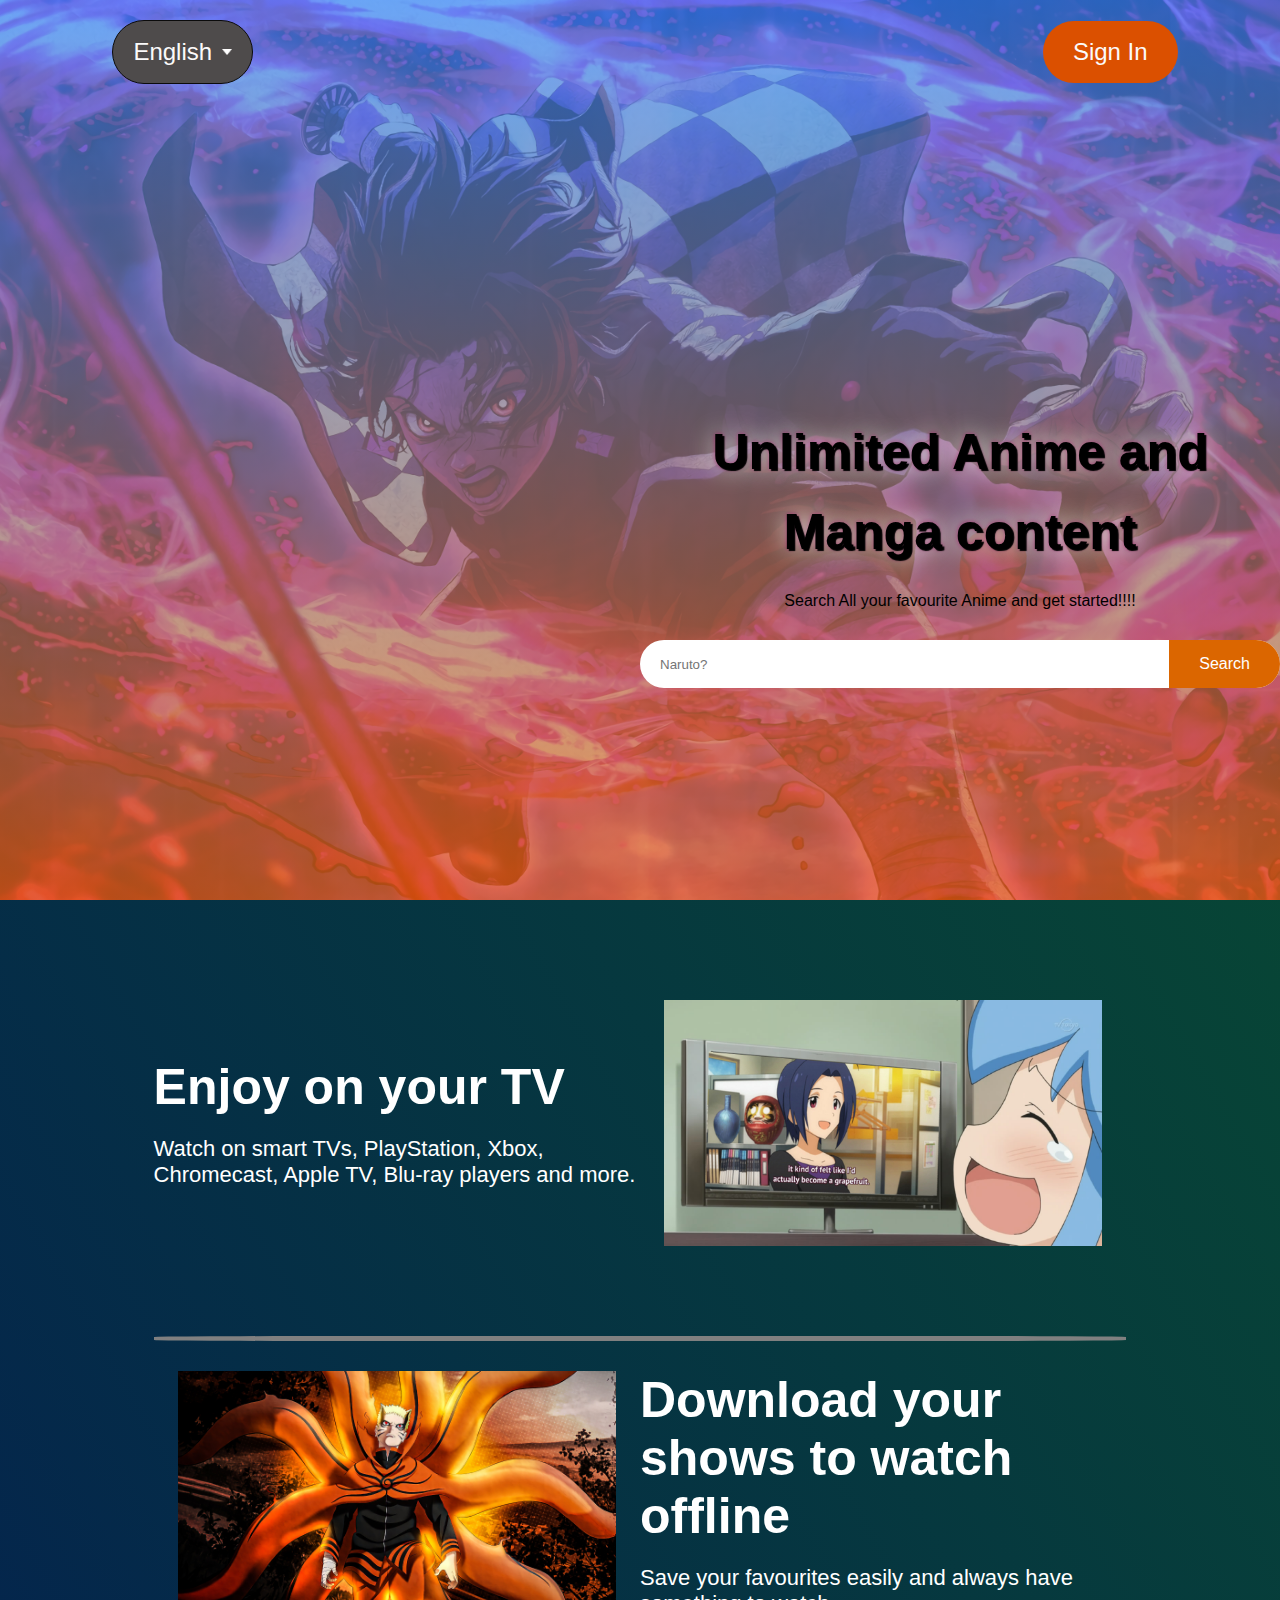
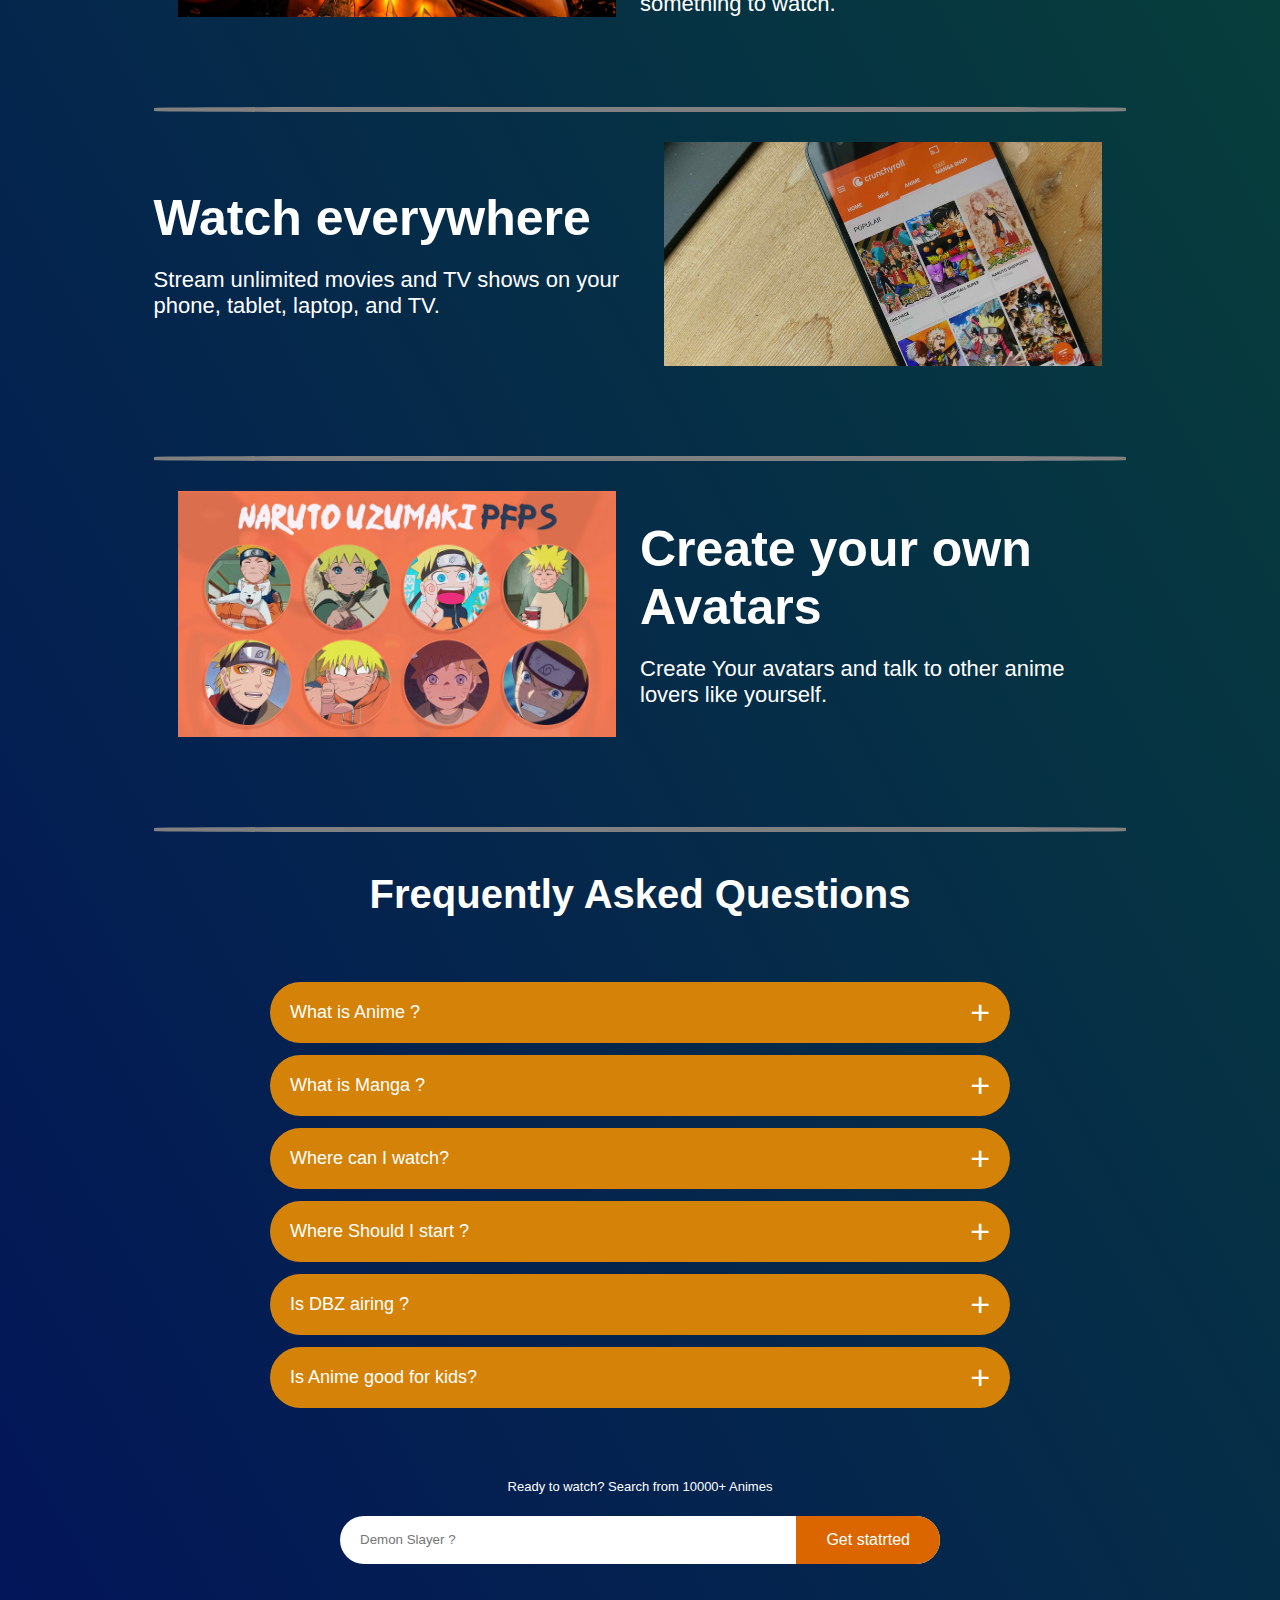
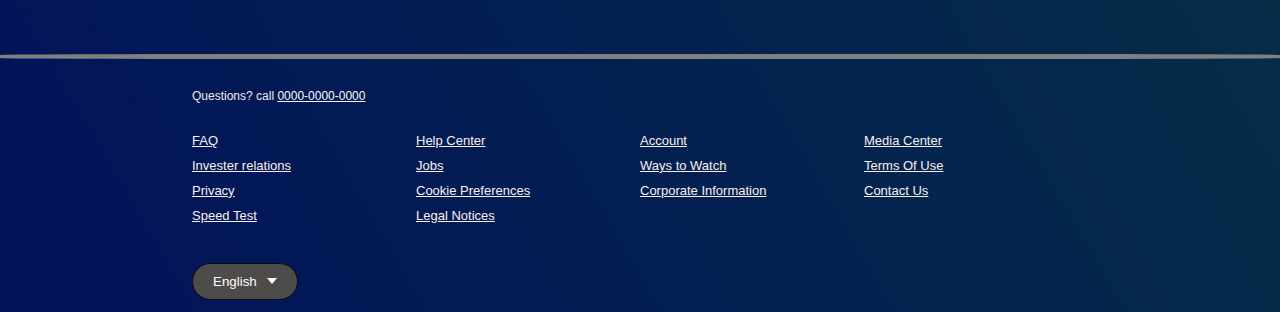
<file: index.html>
<!DOCTYPE html>
<html lang="en">
<head>
    <meta name="viewport" content="width=device-width, initial-scale=1.0">
    <title>Anime_Dekho_college_project</title>
    <link rel="stylesheet" href="style.css">
</head>
<body>
    <div class="header">
        <nav>
            <div>
                <button class="language-btn">English <img src="down-icon.png"></button>
            </div>
            <div>
                <button>Sign In</button>
            </div>
        </nav>
        <div class="header-content">
            <h1>Unlimited Anime and Manga content</h1>
            <!-- <h3>Watch anywhere. Cancel anytime.</h3> -->
            <p>Search All your favourite Anime and get started!!!!</p>
            <form class="email-signup">
                <input type="text" placeholder="Naruto?" required>
                <button type="submit">Search</button>
            </form>
        </div>
    </div>
    <div class="features">
        <div class="row">
            <div class="text-col">
                <h2>Enjoy on your TV</h2>
                <p>Watch on smart TVs, PlayStation, Xbox, Chromecast, Apple TV, Blu-ray players and more.</p>
            </div>
            <div class="img-col">
                <img src="tv.jpg">
            </div>
        </div>
        <hr>
        <div class="row">
            <div class="img-col">
                <img src="feature2_naruto.jpeg">
            </div>
            <div class="text-col">
                <h2>Download your shows to watch offline</h2>
                <p>Save your favourites easily and always have something to watch.</p>
            </div>
        </div>
        <hr>
        <div class="row">
            <div class="text-col">
                <h2>Watch everywhere</h2>
                <p>Stream unlimited movies and TV shows on your phone, tablet, laptop, and TV.</p>
            </div>
            <div class="img-col">
                <img src="crunchy.jpg">
            </div>
        </div>
        <hr>
        <div class="row">
            <div class="img-col">
                <img src="naruto-pfps.jpg">
            </div>
            <div class="text-col">
                <h2>Create your own Avatars</h2>
                <p>Create Your avatars and talk to other anime lovers like yourself.</p>
            </div>
        </div>
        <hr>
    </div>

    <div class="faq">
        <h2>Frequently Asked Questions</h2>
        <ul class="accordian">
            <li>
                <input type="radio" name="accordian" id="first" >
                <label for="first">What is Anime ?<button onclick="uncheck()">t</button></label>
                <div class="content">
                    <p>Lorem ipsum dolor sit amet consectetur adipisicing elit. Quisquam, esse.</p>
                </div>
            </li>
            <li>
                <input type="radio" name="accordian" id="second">
                <label for="second"> What is Manga ?
                    <button onclick="uncheck1()">t</button>
                </label>
                <div class="content">
                    <p>Lorem ipsum dolor sit amet consectetur adipisicing elit. Quisquam, esse.</p>
                </div>
            </li>
            <li>
                <input type="radio" name="accordian" id="third">
                <label for="third">Where can I watch?
                    <button onclick="uncheck2()">t</button>
                </label>
                <div class="content">
                    <p>Lorem ipsum dolor sit amet consectetur adipisicing elit. Quisquam, esse.</p>
                </div>
            </li>
            <li>
                <input type="radio" name="accordian" id="fourth">
                <label for="fourth">Where Should I start ?
                    <button onclick="uncheck3()">t</button>
                </label>
                <div class="content">
                    <p>Lorem ipsum dolor sit amet consectetur adipisicing elit. Quisquam, esse.</p>
                </div>
            </li>
            <li>
                <input type="radio" name="accordian" id="fifth">
                <label for="fifth"> Is DBZ airing ?
                    <button onclick="uncheck4()">t</button>
                </label>
                <div class="content">
                    <p>Lorem ipsum dolor sit amet consectetur adipisicing elit. Quisquam, esse.</p>
                </div>
            </li>
            <li>
                <input type="radio" name="accordian" id="sixth">
                <label for="sixth">Is Anime good for kids?
                    <button onclick="uncheck5()">t</button>
                </label>
                <div class="content">
                    <p>Lorem ipsum dolor sit amet consectetur adipisicing elit. Quisquam, esse.</p>
                </div>
            </li>
        </ul>
        <small>Ready to watch? Search from 10000+ Animes</small>
        <form class="email-signup">
            <input type="text" placeholder="Demon Slayer ?" required>
            <button type="submit">Get statrted</button>
        </form>
    </div>
    <hr>
    <div class="footer">
        <h2>Questions? call <a href="#">0000-0000-0000</a></h2>
        <div class="row">
            <div class="col">
                <a href="#">FAQ</a>
                <a href="#">Invester relations</a>
                <a href="#">Privacy</a>
                <a href="#">Speed Test</a>
            </div>
            <div class="col">
                <a href="#">Help Center</a>
                <a href="#">Jobs</a>
                <a href="#">Cookie Preferences</a>
                <a href="#">Legal Notices</a>
            </div>
            <div class="col">
                <a href="#">Account</a>
                <a href="#">Ways to Watch</a>
                <a href="#">Corporate Information</a>
            </div>
            <div class="col">
                <a href="#">Media Center</a>
                <a href="#">Terms Of Use</a>
                <a href="#">Contact Us</a>
            </div>
        </div>
        <button class="language-btn">English <img src="down-icon.png"></button>
    </div>
</body>
<script>
    function uncheck(){
        var radio=document.getElementById('first');
        radio.checked=false;
    }
    function uncheck1(){
        var radio=document.getElementById('second');
        radio.checked=false;
    }
    function uncheck2(){
        var radio=document.getElementById('third');
        radio.checked=false;
    }
    function uncheck3(){
        var radio=document.getElementById('fourth');
        radio.checked=false;
    }
    function uncheck4(){
        var radio=document.getElementById('fifth');
        radio.checked=false;
    }
    function uncheck5(){
        var radio=document.getElementById('sixth');
        radio.checked=false;
    }
</script>
</html>
</file>
<file: style.css>
*{
    overflow: inherit;
    margin:0;
    padding:0;
    font-family: 'Poppins',sans-serif;
    box-sizing: border-box;
}
:root{
    --gradient:linear-gradient(60deg,#02125b,#0a5f22,#02125b);
}
body{
    background-image: var(--gradient);
    background-size: 500%;
    animation: bg-animation 5s infinite alternate;
    /* background: #000; */
    color:#fff;
}
@keyframes bg-animation{
    0%{
        background-position: left;
    }
    100%{
        background-position: right;
    }
}
.header{
    flex: auto;
    width:100%;
    height:100vh;
    background-image:linear-gradient(rgba(53, 133, 245, 0.7),rgba(235, 106, 8, 0.7)),url(tanjiro.jpg);
    background-size: cover;
    background-position: center;
    padding : 10px 8%;
    position: relative;
}
nav{
    display: flex;
    align-items: center;
    justify-content: space-between;
    padding: 10px 0;
}
.logo{
    width: 150px;
    cursor:pointer;
}
nav button{
    border: 0;
    outline: 0;
    background: #db5000;
    color: #fbfafa;
    padding: 17px 30px;
    font-size: 24px;
    border-radius: 100px;
    margin-left: 10px;
    cursor: pointer;
}
.language-btn{
    display: inline-flex;
    align-items: center;
    background: rgb(78, 75, 75);
    border: 1px solid#0b0b0b;
    padding: 17px 20px;
}
.language-btn img{
    width: 10px;
    margin-left: 10px;
}
.header-content{
    position: absolute;
    top: 50%;
    left: 50%;
    transform: translate(0%,-50%);
    text-align: center;
    margin-top: 100px;
}
.header-content h1{
    font-size: 50px;
    line-height: 80px;
    font-weight: 600;
    max-width: 650px;
    color: #000000;
    text-shadow: 2px 2px 1px black, 0 0 25px rgb(236, 243, 236), 0 0 5px rgb(139, 0, 76);
    margin-bottom: 20px;
}
.header-content p{
    color: #000000;
}
.header-content h3{
    font-weight: 400;
    margin-bottom: 20px;
}
.email-signup{
    background: #ffffff;
    border-radius: 100px;
    display: flex;
    align-items: center;
    margin-top: 30px;
    overflow: hidden;
}
.email-signup input{
    flex :1;
    border: 0;
    outline: 0;
    margin-left: 20px;
}
.email-signup button{
    background:#db6600;
    border: 0;
    outline: 0;
    color: #fff;
    font-size: 16px;
    padding: 15px 30px;
}
/******features************* */
.features{
    padding: 50px 12%;
    font-size: 22px;
}
.row{
    display: flex;
    width: 100%;
    align-items: center;
    flex-wrap: wrap;
    padding: 50px 0;
}
.text-col{
    flex-basis: 50%;
    margin-bottom: 20px;
}
.img-col{
    flex-basis: 50%;
    margin-bottom: 20px;
}
.img-col img{
    display: block;
    width: 90%;
    margin: auto;
    border-radius: 50px;
}
.features h2{
    font-size: 50px;
    font-weight: 600;
    margin-bottom: 20px;
}
 hr{
    position: relative;
    top: 20px;
    border: none;
    height: 5px;
    background: grey;
    border-radius: 20%;
}
/* **faq** */
.faq{
    padding: 10px 12%;
    text-align: center;
    font-size:18px;
}
.faq h2{
    font-size: 40px;
    font-weight: 800;
}
.accordian{
    margin: 60px auto;
    width: 100%;
    max-width: 750px;
}
.accordian li{
    list-style: none;
    width: 100%;
    padding: 5px;
}
.accordian li label{
    display: flex;
    align-items: center;
    padding: 20px;
    font-size: 18px;
    font-weight: 500;
    background: #d48308;
    margin-bottom: 2px;
    cursor: pointer;
    position: relative;
    border-radius: 100px;
}
.accordian li label:hover{
    background: #5d5c5c;
}
label::after{
    content: '+';
    font-size: 34px;
    position: absolute;
    right: 20px;
    transition: transform 0.5s;
}
input[type="radio"]{
    display: none;
}
.accordian .content{
    background: #fb1717;
    text-align: left;
    padding: 0px 20px;
    max-height: 0px;
    overflow: hidden;
    transition: max-height 0.5s, padding 0.5s;
    border-radius: 100px;
}
.accordian input[type="radio"]:checked + label + .content{
    max-height :600px;
    padding : 30px 20px;
    /* transition: max-height 0.5s, padding 0.5s; */
}
.accordian input[type="radio"]:checked + label::after{
    transform: rotate(135deg);
}
.accordian button{
    position: absolute;
    right: 2px;
    padding: 20px 50px;
    color: transparent;
    background: transparent;
    outline: 0;
    cursor: pointer;
    border: 0;
}
.faq .email-signup{
    max-width: 600px;
    margin: 20px auto 60px;
}
.faq small{
    font-size: 13px;
}
/* -------footer---------- */
.footer{
    padding: 50px 15% 12px;
    color: #f1eaea;
}
.footer h2{
    font-size: 12px;
    font-weight: 400;
    margin-bottom: 20px;
}
.footer h2 a{
    color: #faf7f7;
}
.footer .col{
    flex-basis: 25%;
    flex-grow: 1;
    margin-bottom: 20px;
}
.footer .col a{
    display: block;
    /* text-decoration: none; */
    color: #f9efef;
    font-size: 13px;
    margin-bottom: 10px;
}
.footer .row{
    align-items: flex-start;
    padding: 10px 0;
}
.footer .language-btn{
    color: #fff;
    padding: 10px 20px;
    border-radius: 100px;
}
.Copyright{
    font-size: 14px;
    margin-top: 20px;
    margin-bottom: 10px;
}
/* *************media-queries************** */

@media only screen and (max-width:600px){
    .logo{
        width: 100px;
    }
    nav button{
        padding: 5px 10px;
    }
    nav .language-btn{
        padding: 4px 8px;
    }
    .header-content{
        position: unset;
        transform: none;
        padding-top: 150px;
    }
    .header-content h1{
        font-size: 30px;
    }
    .email-signup button {
        font-size: 10px;
        padding: 12px 15px;
    }
    .text-col , .img-col{
        flex-basis: 100%;
    }
    .features h2{
        font-size: 25px;
    }
    .features p{
        font-size: 15px;
    }
    .row :nth-child(2), .row :nth-child(4){
        flex-direction: column-reverse;
    }
    .faq h2{
        font-size: 20px;
    }
    .accordian .content{
        font-size: 12px;
    }
    .accordian li label{
        padding: 10px;
        font-size: 14px;
    }
    label::after{
        font-size: 22px;
    }
}
</file>
